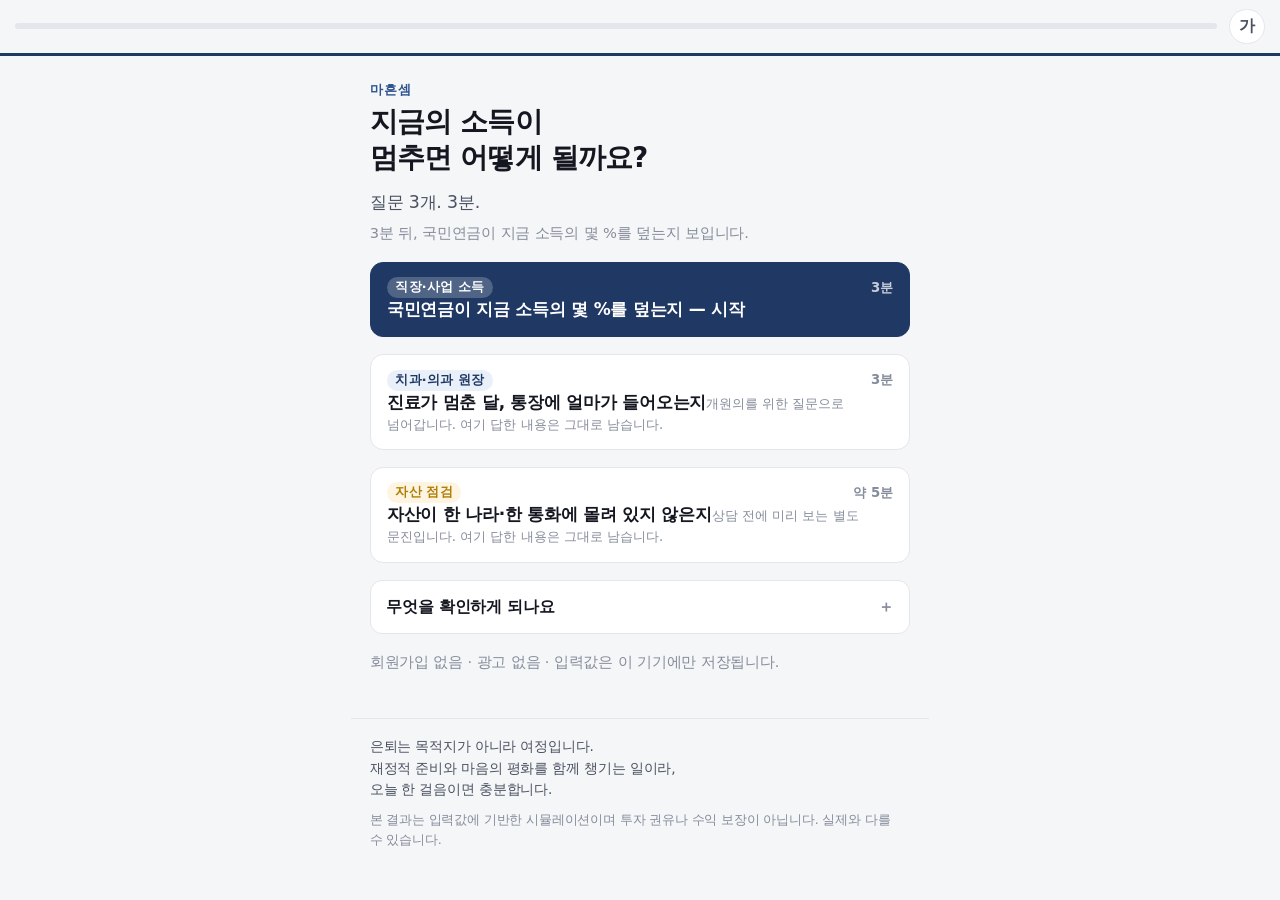
<file: index.html>
<!DOCTYPE html>
<html lang="ko">
<head>
<meta charset="utf-8">
<meta name="viewport" content="width=device-width, initial-scale=1, viewport-fit=cover">
<meta name="color-scheme" content="light">
<title>마흔셈 — 마흔의 은퇴 계산</title>
<meta name="description" content="은퇴 후 매달 얼마가 흘러야 하는지, 3분이면 당신의 숫자가 나옵니다.">

<link rel="manifest" href="manifest.json">
<meta name="theme-color" content="#f5f6f8">
<link rel="icon" type="image/png" sizes="192x192" href="icons/icon-192.png">
<link rel="apple-touch-icon" href="icons/icon-180.png">
<meta name="apple-mobile-web-app-capable" content="yes">
<meta name="apple-mobile-web-app-status-bar-style" content="default">
<meta name="apple-mobile-web-app-title" content="마흔셈">

<link rel="stylesheet" href="css/app.css?v=20260819T1401">
</head>
<body>

<header class="topbar" id="topbar">
  <button class="tb-back" id="btnBack" type="button" aria-label="이전으로">←</button>
  <div class="tb-progress" id="progress" role="progressbar" aria-label="진행" aria-valuemin="0" aria-valuemax="100" aria-valuenow="0">
    <i id="progressFill"></i>
  </div>
  
  <div class="tb-tools">
    <button class="tb-act" id="btnHome" type="button" aria-label="질문 목록으로" hidden>목록</button>
    <button class="tb-act" id="btnReset" type="button" aria-label="답변 초기화" hidden>초기화</button>
    <button class="tb-font" id="btnFont" type="button" aria-label="글자 크기 바꾸기">가</button>
  </div>
</header>

<main id="screen" class="screen" tabindex="-1"></main>

<div class="foot">
  
  
  <p class="foot-philosophy">은퇴는 목적지가 아니라 여정입니다.<br>재정적 준비와 마음의 평화를 함께 챙기는 일이라,<br>오늘 한 걸음이면 충분합니다.</p>
  <p class="foot-disclaimer">본 결과는 입력값에 기반한 시뮬레이션이며 투자 권유나 수익 보장이 아닙니다. 실제와 다를 수 있습니다.</p>
</div>

<script src="js/00-laws.gen.js?v=20260819T1401"></script>
<script src="js/01-engine.gen.js?v=20260819T1401"></script>
<script src="js/10-state.js?v=20260819T1401"></script>
<script src="js/15-calc.js?v=20260819T1401"></script>

<script src="js/30-qr.js?v=20260819T1401"></script>
<script src="content/predict-cards.js?v=20260819T1401"></script>
<script src="js/20-predict.js?v=20260819T1401"></script>
<script src="js/90-handoff.js?v=20260819T1401"></script>
<script src="js/91-link.js?v=20260819T1401"></script>
<script src="js/99-boot.js?v=20260819T1401"></script>
</body>
</html>
</file>
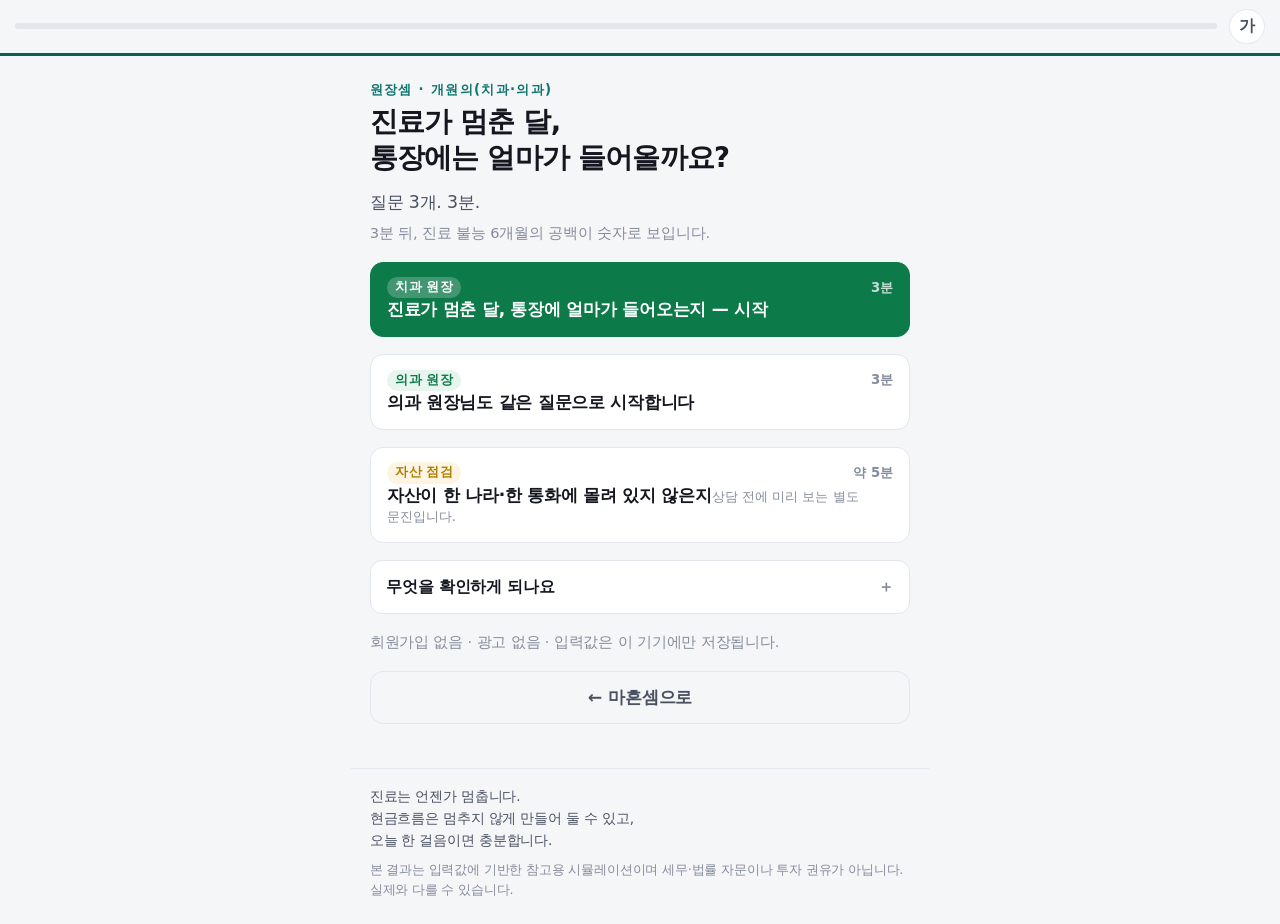
<file: dd/index.html>
<!DOCTYPE html>
<html lang="ko">
<head>
<meta charset="utf-8">
<meta name="viewport" content="width=device-width, initial-scale=1, viewport-fit=cover">
<meta name="color-scheme" content="light">
<title>원장셈 — 개원의 은퇴·리스크 셈</title>
<meta name="description" content="진료가 멈춘 달, 통장에는 얼마가 들어올까요? 3분이면 개원의(치과·의과) 원장님의 공백이 숫자로 나옵니다.">

<meta name="theme-color" content="#f5f6f8">
<link rel="icon" type="image/png" sizes="192x192" href="icons/icon-192.png">
<link rel="apple-touch-icon" href="icons/icon-180.png">

<link rel="stylesheet" href="css/app.css?v=20260819T1307">
</head>
<body>
<script>window.DD_EMBEDDED=1;</script>

<header class="topbar" id="topbar">
  <button class="tb-back" id="btnBack" type="button" aria-label="이전으로">←</button>
  <div class="tb-progress" id="progress" role="progressbar" aria-label="진행" aria-valuemin="0" aria-valuemax="100" aria-valuenow="0">
    <i id="progressFill"></i>
  </div>
  <div class="tb-tools">
    <button class="tb-act" id="btnHome" type="button" aria-label="질문 목록으로" hidden>목록</button>
    <button class="tb-act" id="btnReset" type="button" aria-label="답변 초기화" hidden>초기화</button>
    <button class="tb-font" id="btnFont" type="button" aria-label="글자 크기 바꾸기">가</button>
  </div>
</header>

<main id="screen" class="screen" tabindex="-1"></main>

<div class="foot">
  <p class="foot-philosophy">진료는 언젠가 멈춥니다.<br>현금흐름은 멈추지 않게 만들어 둘 수 있고,<br>오늘 한 걸음이면 충분합니다.</p>
  <p class="foot-disclaimer">본 결과는 입력값에 기반한 참고용 시뮬레이션이며 세무·법률 자문이나 투자 권유가 아닙니다. 실제와 다를 수 있습니다.</p>
</div>

<script src="js/00-laws.gen.js?v=20260819T1307"></script>
<script src="js/01-engine.gen.js?v=20260819T1307"></script>
<script src="js/02-med.gen.js?v=20260819T1307"></script>
<script src="js/10-state.js?v=20260819T1307"></script>
<script src="js/15-calc.js?v=20260819T1307"></script>
<script src="js/30-qr.js?v=20260819T1307"></script>
<script src="js/40-export.js?v=20260819T1307"></script>
<script src="content/dd-cards.js?v=20260819T1307"></script>
<script src="js/20-predict.js?v=20260819T1307"></script>
<script src="js/90-handoff.js?v=20260819T1307"></script>
<script src="js/91-link.js?v=20260819T1307"></script>
<script src="content/hnw-survey.js?v=20260819T1307"></script>
<script src="js/99-boot.js?v=20260819T1307"></script>
</body>
</html>
</file>
<file: css/app.css>
:root{
  
  --navy:#1f3864;  --navy-2:#2f5490;  --navy-soft:#eaf0f9;
  --gold:#b07d00;  --gold-soft:#fdf5e2;
  --ink:#14171f;   --ink-2:#4a5261;   --ink-3:#858c9b;
  --bg:#f5f6f8;    --panel:#ffffff;   --line:#e3e6ec;
  --good:#0d7a4a;  --good-soft:#e8f5ee;
  --warn:#b45309;  --warn-soft:#fdf1e3;

  --radius:16px;
  --tap:48px;                     

  
  --safe-area-inset-top:0px;
  --safe-area-inset-right:0px;
  --safe-area-inset-bottom:0px;
  --safe-area-inset-left:0px;

  --sa-top:max(env(safe-area-inset-top, 0px), var(--safe-area-inset-top));
  --sa-right:max(env(safe-area-inset-right, 0px), var(--safe-area-inset-right));
  --sa-bottom:max(env(safe-area-inset-bottom, 0px), var(--safe-area-inset-bottom));
  --sa-left:max(env(safe-area-inset-left, 0px), var(--safe-area-inset-left));

  --sans:-apple-system,BlinkMacSystemFont,"Apple SD Gothic Neo","Malgun Gothic",
         "Noto Sans KR",system-ui,sans-serif;
}

html{ font-size:17px; -webkit-text-size-adjust:100%; }
html.mh-font-lg{ font-size:19.125px; }   
html.mh-font-xl{ font-size:21.25px; }    

*{ box-sizing:border-box; }

body{
  margin:0; background:var(--bg); color:var(--ink);
  font-family:var(--sans); font-size:1rem; line-height:1.62;
  letter-spacing:-0.01em;
  word-break:keep-all; overflow-wrap:anywhere;   
  padding-bottom:var(--sa-bottom);
  -webkit-tap-highlight-color:transparent;
}

.topbar{
  position:sticky; top:0; z-index:20;
  display:flex; align-items:center; gap:.7rem;
  
  padding:calc(var(--sa-top) + .5rem) calc(var(--sa-right) + .9rem) .5rem calc(var(--sa-left) + .9rem);
  background:color-mix(in srgb, var(--bg) 92%, transparent);
  backdrop-filter:blur(12px);
  
  border-bottom:3px solid var(--navy);
}
.tb-back,.tb-font{
  flex:0 0 auto; width:2.1rem; height:2.1rem; min-width:2.1rem;
  display:grid; place-items:center; position:relative;
  border:1px solid var(--line); border-radius:50%;
  background:var(--panel); color:var(--ink-2);
  font-family:inherit; font-size:.95rem; font-weight:700; cursor:pointer;
}

.tb-back::before,.tb-font::before{
  content:""; position:absolute; left:50%; top:50%;
  width:var(--tap); height:var(--tap); transform:translate(-50%,-50%);
}
.tb-back[hidden]{ display:none; }

.tb-tools{ flex:0 0 auto; margin-left:auto; display:flex; align-items:center; gap:.45rem; }

.tb-act{
  flex:0 0 auto; min-height:2.1rem; padding:0 .62rem;
  display:inline-flex; align-items:center; position:relative;
  border:1px solid var(--line); border-radius:99px;
  background:var(--panel); color:var(--ink-2);
  font-family:inherit; font-size:.8rem; font-weight:700; line-height:1;
  white-space:nowrap; cursor:pointer;
}

.tb-act[hidden]{ display:none; }

.tb-act::before{
  content:""; position:absolute; left:0; top:50%;
  width:100%; height:var(--tap); transform:translateY(-50%);
}

.tb-progress{ flex:1 1 auto; min-width:0; height:.35rem; border-radius:99px; background:var(--line); overflow:hidden; }
.tb-progress i{ display:block; height:100%; width:0; border-radius:99px; background:var(--navy); transition:width .35s ease; }

.screen{
  max-width:34rem; margin:0 auto;
  padding:1.4rem calc(var(--sa-right) + 1.1rem) 1rem calc(var(--sa-left) + 1.1rem);
  outline:none;
}
.screen > * + *{ margin-top:1rem; }

.eyebrow::before{
  content:"마흔셈 · ";
  color:var(--navy); font-weight:800;
}
.eyebrow.self::before{ content:none; }
.eyebrow{
  margin:0; font-size:.78rem; font-weight:800; letter-spacing:.1em;
  color:var(--navy-2); text-transform:uppercase;
}
h1{ margin:.2rem 0 0; font-size:1.62rem; line-height:1.3; font-weight:800; letter-spacing:-0.028em; text-wrap:balance; }
h2{ margin:0; font-size:1.28rem; line-height:1.36; font-weight:750; letter-spacing:-0.022em; text-wrap:balance; }
p{ margin:0; color:var(--ink-2); }
.lead{ font-size:1.02rem; color:var(--ink-2); }
.muted{ color:var(--ink-3); font-size:.86rem; line-height:1.55; }

.lead, .muted, .basis, .foot-philosophy, .foot-disclaimer,
.rv-note, .reward, .choice .c-t, .sumrow .s-n, .clamp-note{ text-wrap:pretty; }

.field .clamp-note{ margin-top:.5rem; }

.card{
  background:var(--panel); border:1px solid var(--line);
  border-radius:var(--radius); padding:1.1rem 1rem;
}
.card.quiet{ background:transparent; border-style:dashed; }
.card > * + *{ margin-top:.7rem; }

.pick{
  display:block; width:100%; text-align:left;
  min-height:var(--tap); padding:min(.85rem, 15px) min(.95rem, 17px);
  background:var(--panel); border:1px solid var(--line); border-radius:13px;
  font-family:inherit; cursor:pointer;
  -webkit-tap-highlight-color:transparent;
}
.pick:active{ transform:translateY(1px); }

.pick + .pick{ margin-top:min(1rem, 17px); }

.pick.lead-pick{ background:var(--navy); border-color:var(--navy); }

.pick-top{ display:flex; align-items:center; justify-content:space-between; gap:.5rem; }
.pick-who{
  display:inline-block; padding:.12rem .5rem; border-radius:999px;
  font-size:.74rem; font-weight:800; letter-spacing:.02em;
  background:var(--navy-soft); color:var(--navy);
}
.pick-min{ font-size:.78rem; font-weight:700; color:var(--ink-3); white-space:nowrap; }

.pick-what{
  margin-top:min(.4rem, 7px); font-size:1.0rem; font-weight:750; line-height:1.4;
  color:var(--ink); letter-spacing:-0.015em; text-wrap:pretty;
}

.pick-keep{ margin-top:min(.3rem, 5.5px); font-size:.78rem; line-height:1.5; color:var(--ink-3); text-wrap:pretty; }
.pick.lead-pick .pick-who{ background:rgba(255,255,255,.22); color:#fff; }
.pick.lead-pick .pick-min{ color:rgba(255,255,255,.75); }
.pick.lead-pick .pick-what{ color:#fff; }
.pick.lead-pick .pick-keep{ color:rgba(255,255,255,.72); }

.pick.pick-gold .pick-who{ background:var(--gold-soft); color:var(--gold); }

.field label{
  display:flex; justify-content:space-between; align-items:baseline; gap:.7rem;
  font-size:.92rem; font-weight:700; color:var(--ink);
}
.field .out{
  font-variant-numeric:tabular-nums; font-weight:800; font-size:1.18rem;
  color:var(--navy); letter-spacing:-0.02em; white-space:nowrap;
  
  cursor:pointer; border-bottom:1px dashed color-mix(in srgb, var(--navy) 45%, transparent);
}
input[type=range]{
  -webkit-appearance:none; appearance:none;
  width:100%; height:var(--tap); margin:0; background:transparent; cursor:pointer;
}
input[type=range]::-webkit-slider-runnable-track{ height:.5rem; border-radius:99px; background:var(--line); }
input[type=range]::-moz-range-track{ height:.5rem; border-radius:99px; background:var(--line); }
input[type=range]::-webkit-slider-thumb{
  -webkit-appearance:none; appearance:none;
  width:1.85rem; height:1.85rem; margin-top:-.67rem; border-radius:50%;
  
  background:var(--navy); border:3px solid #fff; box-shadow:0 1px 5px rgba(31,56,100,.35);
}
input[type=range]::-moz-range-thumb{
  width:1.85rem; height:1.85rem; border-radius:50%;
  
  background:var(--navy); border:3px solid #fff; box-shadow:0 1px 5px rgba(31,56,100,.35);
}
input[type=range]:focus-visible::-webkit-slider-thumb{ outline:3px solid var(--gold); outline-offset:2px; }

.range-ends{ display:flex; justify-content:space-between; font-size:.76rem; color:var(--ink-3); margin:-.35rem calc(var(--tap) + .4rem) 0; }

.range-row{ display:flex; align-items:center; gap:.4rem; }
.range-row input[type=range]{ flex:1 1 0; min-width:0; }
.stp{
  flex:0 0 auto; width:var(--tap); min-height:var(--tap);
  border:1px solid var(--line); border-radius:12px; background:var(--panel);
  font-size:1.4rem; font-weight:700; line-height:1; color:var(--navy);
  cursor:pointer; touch-action:manipulation;
  
  user-select:none; -webkit-user-select:none;
  -webkit-touch-callout:none; -webkit-tap-highlight-color:transparent;
}
.stp:active{ background:var(--navy-soft); border-color:var(--navy); }
.out-edit{
  width:7ch; min-height:2.1rem; text-align:right;
  font-size:1.18rem; font-weight:800; color:var(--navy); font-variant-numeric:tabular-nums;
  border:1.5px solid var(--navy); border-radius:8px; padding:.1rem .45rem;
  background:var(--panel);
}

.btn{
  display:flex; align-items:center; justify-content:center; gap:.4rem;
  width:100%; min-height:var(--tap); padding:.8rem 1rem;
  border:0; border-radius:13px; cursor:pointer;
  font-family:inherit; font-size:1.02rem; font-weight:750; letter-spacing:-0.01em;
  background:var(--navy); color:#fff;
}
.btn:active{ transform:translateY(1px); }
.btn.ghost{ background:transparent; color:var(--ink-2); border:1px solid var(--line); }
.btn.gold{ background:var(--gold); }
.btn[disabled]{ opacity:.4; cursor:not-allowed; }

.screen > .btn-hint{ margin-top:.45rem; text-align:center; }

.reward{
  border-left:3px solid var(--navy); background:var(--navy-soft);
  border-radius:0 12px 12px 0; padding:.75rem .9rem;
  font-size:.95rem; color:var(--ink);
}
.reward b{ font-variant-numeric:tabular-nums; font-weight:800; letter-spacing:-0.02em; }

.reveal{
  background:linear-gradient(180deg, var(--gold-soft), var(--panel) 62%);
  border:1px solid color-mix(in srgb, var(--gold) 32%, var(--line));
  border-radius:var(--radius); padding:1.2rem 1rem;
  text-align:center;
}
.reveal .rv-label{ margin:0; font-size:.86rem; font-weight:700; color:var(--ink-2); }
.reveal .rv-value{
  margin:.3rem 0 0; font-size:2.5rem; line-height:1.1; font-weight:800;
  letter-spacing:-0.045em; color:var(--navy); font-variant-numeric:tabular-nums;
}
.reveal .rv-value small{ font-size:.42em; font-weight:750; letter-spacing:-0.01em; }
.reveal .rv-basis{ margin:.55rem 0 0; font-size:.82rem; color:var(--ink-3); line-height:1.5; }

.gapline{
  margin-top:.85rem; padding-top:.8rem; border-top:1px solid var(--line);
  display:grid; grid-template-columns:1fr auto 1fr; align-items:center; gap:.5rem;
  font-size:.86rem;
}
.gapline .g-k{ color:var(--ink-3); font-size:.76rem; display:block; }
.gapline .g-v{ font-weight:800; font-variant-numeric:tabular-nums; letter-spacing:-0.02em; font-size:1.02rem; }
.gapline .g-arrow{ color:var(--ink-3); font-size:1rem; }

.rv-note{
  margin:.85rem 0 0; padding:.1rem 0 .1rem .75rem;
  border-left:3px solid color-mix(in srgb, var(--gold) 55%, var(--line));
  font-size:.86rem; line-height:1.6; color:var(--ink-2); text-align:left;
}
.rv-note b{ color:var(--ink); font-weight:800; }

.mrow{ display:grid; grid-template-columns:1fr 1fr; gap:.55rem; align-items:stretch; }

.method{
  border:1px solid var(--line); border-radius:12px; padding:.65rem .7rem; background:var(--panel);
  display:flex; flex-direction:column; justify-content:space-between; gap:.15rem;
}
.method.on{ border-color:var(--navy); background:var(--navy-soft); }
.method .m-k{ font-size:.74rem; font-weight:700; color:var(--ink-3); }
.method .m-v{ font-size:1.24rem; font-weight:800; letter-spacing:-0.03em; color:var(--ink); font-variant-numeric:tabular-nums; }

.choices{ display:grid; gap:.55rem; }
.choice{
  display:grid; gap:.15rem; text-align:left;
  min-height:var(--tap); padding:.85rem .95rem;
  border:1px solid var(--line); border-radius:13px; background:var(--panel);
  font-family:inherit; color:var(--ink); cursor:pointer;
}
.choice.on{ border-color:var(--navy); background:var(--navy-soft); box-shadow:inset 0 0 0 1px var(--navy); }
.choice .c-t{ font-size:1rem; font-weight:700; line-height:1.4; }
.choice .c-n{ font-size:.78rem; color:var(--ink-3); }

.qlist{ display:grid; gap:.5rem; }
.qitem{
  display:flex; align-items:center; justify-content:space-between; gap:.6rem;
  min-height:var(--tap); padding:.8rem .95rem;
  border:1px solid var(--line); border-radius:13px; background:var(--panel);
  font-family:inherit; color:var(--ink); cursor:pointer; text-align:left;
}
.qitem .q-t{ font-size:1rem; font-weight:700; }
.qitem .q-m{ color:var(--good); font-weight:800; }
.qitem.done{ background:var(--good-soft); border-color:color-mix(in srgb, var(--good) 26%, var(--line)); }
.qitem.done .q-t{ color:var(--ink-2); }

.lever{
  display:flex; align-items:center; justify-content:space-between; gap:.7rem;
  flex-wrap:wrap;                 
  padding:.8rem .95rem; border:1px solid var(--line); border-radius:13px; background:var(--panel);
}
.lever .lv-l{ display:grid; gap:.1rem; min-width:0; }
.lever .q-t{ font-size:.95rem; font-weight:650; color:var(--ink-2); }
.lever .lv-why{ font-size:.78rem; color:var(--ink-3); line-height:1.5; }

.lever .lv-v{
  font-size:1.1rem; font-weight:800; letter-spacing:-0.02em; margin-left:auto;
  color:var(--navy); font-variant-numeric:tabular-nums; white-space:nowrap;
}

.sendlist{ display:grid; gap:.35rem; }
.senditem{
  display:flex; align-items:baseline; justify-content:space-between; gap:.7rem;
  font-size:.92rem; color:var(--ink-2);
  padding:.35rem 0; border-bottom:1px dashed var(--line);
}
.senditem:last-child{ border-bottom:0; }
.senditem b{ color:var(--ink); font-weight:800; font-variant-numeric:tabular-nums; white-space:nowrap; }
.jsonbox{
  width:100%; min-height:9rem; resize:vertical;
  font-family:ui-monospace,SFMono-Regular,Menlo,monospace; font-size:.72rem; line-height:1.5;
  padding:.7rem .8rem; border:1px solid var(--line); border-radius:12px;
  background:var(--panel); color:var(--ink-2);
}

.textin{
  width:100%; box-sizing:border-box; min-height:var(--tap);
  padding:.55rem .75rem; border:1px solid var(--line); border-radius:12px;
  background:var(--panel); color:var(--ink); font-size:1rem; font-weight:650;
}
.textin:focus{ outline:2px solid var(--navy); outline-offset:1px; }

.sumrow{ padding:.6rem 0; border-bottom:1px dashed var(--line); }
.sumrow:last-child{ border-bottom:0; }
.sumrow .s-k{ display:block; font-size:.82rem; font-weight:700; color:var(--ink-3); }
.sumrow .s-v{
  display:block; margin-top:.12rem; font-size:1.5rem; font-weight:800;
  letter-spacing:-0.035em; color:var(--navy); font-variant-numeric:tabular-nums;
}

.sumrow .s-txt{ font-size:1.08rem; letter-spacing:-0.015em; line-height:1.45; text-wrap:pretty; }
.sumrow .s-n{ display:block; margin-top:.15rem; font-size:.8rem; color:var(--ink-3); line-height:1.5; }

.qr-wrap{ display:flex; flex-direction:column; align-items:center; gap:.5rem; text-align:center; }
.qr-wrap svg{ width:auto; max-width:100%; height:auto; background:#fff; border-radius:10px; padding:8px; }

details.assump{ border:1px solid var(--line); border-radius:12px; background:var(--panel); overflow:hidden; }
details.assump > summary{
  list-style:none; cursor:pointer; padding:.8rem .9rem; min-height:var(--tap);
  display:flex; align-items:center; gap:.5rem;
  font-size:.92rem; font-weight:700; color:var(--ink);
}
details.assump > summary::-webkit-details-marker{ display:none; }
details.assump > summary::after{ content:"＋"; margin-left:auto; color:var(--ink-3); font-weight:700; }
details.assump[open] > summary::after{ content:"－"; }
details.assump[open] > summary{ border-bottom:1px solid var(--line); }
.assump-body{ padding:.9rem; }
.assump-body > * + *{ margin-top:1rem; }

.assump-list{ margin:0; padding:0; list-style:none; }
.assump-list li{ padding-left:.85rem; text-indent:-.85rem; }
.assump-list li + li{ margin-top:.35rem; }

.basis{
  font-size:.78rem; color:var(--ink-3); line-height:1.6;
  border-left:2px solid var(--line); padding-left:.7rem;
}
.basis b{ color:var(--ink-2); font-weight:700; }

.foot{
  max-width:34rem; margin:1.6rem auto 0;
  padding:1rem calc(var(--sa-right) + 1.1rem) calc(var(--sa-bottom) + 1.4rem) calc(var(--sa-left) + 1.1rem);
  border-top:1px solid var(--line);
}
.foot-philosophy{ margin:0; font-size:.8rem; color:var(--ink-2); line-height:1.6; }
.foot-disclaimer{ margin:.5rem 0 0; font-size:.74rem; color:var(--ink-3); line-height:1.6; }

@media (prefers-reduced-motion:no-preference){
  .screen > *{ animation:rise .34s cubic-bezier(.2,.7,.3,1) both; }
  .screen > *:nth-child(2){ animation-delay:.04s; }
  .screen > *:nth-child(3){ animation-delay:.08s; }
  .screen > *:nth-child(4){ animation-delay:.12s; }
  .reveal .rv-value{ animation:pop .5s cubic-bezier(.2,.9,.3,1) both; }
}
@keyframes rise{ from{ transform:translateY(9px); } to{ transform:none; } }
@keyframes pop{ from{ transform:scale(.92); } to{ transform:none; } }
</file>
<file: dd/css/app.css>
:root{
  
  --navy:#0f5f59;  --navy-2:#0f766e;  --navy-soft:#e6f2f0;
  --gold:#b07d00;  --gold-soft:#fdf5e2;
  --ink:#14171f;   --ink-2:#4a5261;   --ink-3:#858c9b;
  --bg:#f5f6f8;    --panel:#ffffff;   --line:#e3e6ec;
  --good:#0d7a4a;  --good-soft:#e8f5ee;
  --warn:#b45309;  --warn-soft:#fdf1e3;

  --radius:16px;
  --tap:48px;                     

  
  --safe-area-inset-top:0px;
  --safe-area-inset-right:0px;
  --safe-area-inset-bottom:0px;
  --safe-area-inset-left:0px;

  --sa-top:max(env(safe-area-inset-top, 0px), var(--safe-area-inset-top));
  --sa-right:max(env(safe-area-inset-right, 0px), var(--safe-area-inset-right));
  --sa-bottom:max(env(safe-area-inset-bottom, 0px), var(--safe-area-inset-bottom));
  --sa-left:max(env(safe-area-inset-left, 0px), var(--safe-area-inset-left));

  --sans:-apple-system,BlinkMacSystemFont,"Apple SD Gothic Neo","Malgun Gothic",
         "Noto Sans KR",system-ui,sans-serif;
}

html{ font-size:17px; -webkit-text-size-adjust:100%; }
html.mh-font-lg{ font-size:19.125px; }   
html.mh-font-xl{ font-size:21.25px; }    

*{ box-sizing:border-box; }

body{
  margin:0; background:var(--bg); color:var(--ink);
  font-family:var(--sans); font-size:1rem; line-height:1.62;
  letter-spacing:-0.01em;
  word-break:keep-all; overflow-wrap:anywhere;   
  padding-bottom:var(--sa-bottom);
  -webkit-tap-highlight-color:transparent;
}

.topbar{
  position:sticky; top:0; z-index:20;
  display:flex; align-items:center; gap:.7rem;
  
  padding:calc(var(--sa-top) + .5rem) calc(var(--sa-right) + .9rem) .5rem calc(var(--sa-left) + .9rem);
  background:color-mix(in srgb, var(--bg) 92%, transparent);
  backdrop-filter:blur(12px);
  
  border-bottom:3px solid var(--navy);
}
.tb-back,.tb-font{
  flex:0 0 auto; width:2.1rem; height:2.1rem; min-width:2.1rem;
  display:grid; place-items:center; position:relative;
  border:1px solid var(--line); border-radius:50%;
  background:var(--panel); color:var(--ink-2);
  font-family:inherit; font-size:.95rem; font-weight:700; cursor:pointer;
}

.tb-back::before,.tb-font::before{
  content:""; position:absolute; left:50%; top:50%;
  width:var(--tap); height:var(--tap); transform:translate(-50%,-50%);
}
.tb-back[hidden]{ display:none; }

.tb-tools{ flex:0 0 auto; margin-left:auto; display:flex; align-items:center; gap:.45rem; }

.tb-act{
  flex:0 0 auto; min-height:2.1rem; padding:0 .62rem;
  display:inline-flex; align-items:center; position:relative;
  border:1px solid var(--line); border-radius:99px;
  background:var(--panel); color:var(--ink-2);
  font-family:inherit; font-size:.8rem; font-weight:700; line-height:1;
  white-space:nowrap; cursor:pointer;
}

.tb-act[hidden]{ display:none; }

.tb-act::before{
  content:""; position:absolute; left:0; top:50%;
  width:100%; height:var(--tap); transform:translateY(-50%);
}

.tb-progress{ flex:1 1 auto; min-width:0; height:.35rem; border-radius:99px; background:var(--line); overflow:hidden; }
.tb-progress i{ display:block; height:100%; width:0; border-radius:99px; background:var(--navy); transition:width .35s ease; }

.screen{
  max-width:34rem; margin:0 auto;
  padding:1.4rem calc(var(--sa-right) + 1.1rem) 1rem calc(var(--sa-left) + 1.1rem);
  outline:none;
}
.screen > * + *{ margin-top:1rem; }

.eyebrow::before{
  content:"원장셈 · ";
  color:var(--navy); font-weight:800;
}
.eyebrow.self::before{ content:none; }
.eyebrow{
  margin:0; font-size:.78rem; font-weight:800; letter-spacing:.1em;
  color:var(--navy-2); text-transform:uppercase;
}
h1{ margin:.2rem 0 0; font-size:1.62rem; line-height:1.3; font-weight:800; letter-spacing:-0.028em; text-wrap:balance; }
h2{ margin:0; font-size:1.28rem; line-height:1.36; font-weight:750; letter-spacing:-0.022em; text-wrap:balance; }
p{ margin:0; color:var(--ink-2); }
.lead{ font-size:1.02rem; color:var(--ink-2); }
.muted{ color:var(--ink-3); font-size:.86rem; line-height:1.55; }

.lead, .muted, .basis, .foot-philosophy, .foot-disclaimer,
.rv-note, .reward, .choice .c-t, .sumrow .s-n, .clamp-note{ text-wrap:pretty; }

.field .clamp-note{ margin-top:.5rem; }

.card{
  background:var(--panel); border:1px solid var(--line);
  border-radius:var(--radius); padding:1.1rem 1rem;
}
.card.quiet{ background:transparent; border-style:dashed; }
.card > * + *{ margin-top:.7rem; }

.pick{
  display:block; width:100%; text-align:left;
  min-height:var(--tap); padding:min(.85rem, 15px) min(.95rem, 17px);
  background:var(--panel); border:1px solid var(--line); border-radius:13px;
  font-family:inherit; cursor:pointer;
  -webkit-tap-highlight-color:transparent;
}
.pick:active{ transform:translateY(1px); }

.pick + .pick{ margin-top:min(1rem, 17px); }
.pick.lead-pick{ background:var(--good); border-color:var(--good); }
.pick-top{ display:flex; align-items:center; justify-content:space-between; gap:.5rem; }
.pick-who{
  display:inline-block; padding:.12rem .5rem; border-radius:999px;
  font-size:.74rem; font-weight:800; letter-spacing:.02em;
  background:var(--good-soft); color:var(--good);
}
.pick-min{ font-size:.78rem; font-weight:700; color:var(--ink-3); white-space:nowrap; }
.pick-what{
  margin-top:min(.4rem, 7px); font-size:1.0rem; font-weight:750; line-height:1.4;
  color:var(--ink); letter-spacing:-0.015em; text-wrap:pretty;
}
.pick-keep{ margin-top:min(.3rem, 5.5px); font-size:.78rem; line-height:1.5; color:var(--ink-3); text-wrap:pretty; }
.pick.lead-pick .pick-who{ background:rgba(255,255,255,.22); color:#fff; }
.pick.lead-pick .pick-min{ color:rgba(255,255,255,.75); }
.pick.lead-pick .pick-what{ color:#fff; }
.pick.lead-pick .pick-keep{ color:rgba(255,255,255,.72); }

.pick.pick-gold .pick-who{ background:var(--gold-soft); color:var(--gold); }

.field label{
  display:flex; justify-content:space-between; align-items:baseline; gap:.7rem;
  font-size:.92rem; font-weight:700; color:var(--ink);
}
.field .out{
  font-variant-numeric:tabular-nums; font-weight:800; font-size:1.18rem;
  color:var(--navy); letter-spacing:-0.02em; white-space:nowrap;
  
  cursor:pointer; border-bottom:1px dashed color-mix(in srgb, var(--navy) 45%, transparent);
}
input[type=range]{
  -webkit-appearance:none; appearance:none;
  width:100%; height:var(--tap); margin:0; background:transparent; cursor:pointer;
}
input[type=range]::-webkit-slider-runnable-track{ height:.5rem; border-radius:99px; background:var(--line); }
input[type=range]::-moz-range-track{ height:.5rem; border-radius:99px; background:var(--line); }
input[type=range]::-webkit-slider-thumb{
  -webkit-appearance:none; appearance:none;
  width:1.85rem; height:1.85rem; margin-top:-.67rem; border-radius:50%;
  
  background:var(--navy); border:3px solid #fff; box-shadow:0 1px 5px rgba(15,95,89,.35);
}
input[type=range]::-moz-range-thumb{
  width:1.85rem; height:1.85rem; border-radius:50%;
  
  background:var(--navy); border:3px solid #fff; box-shadow:0 1px 5px rgba(15,95,89,.35);
}
input[type=range]:focus-visible::-webkit-slider-thumb{ outline:3px solid var(--gold); outline-offset:2px; }

.range-ends{ display:flex; justify-content:space-between; font-size:.76rem; color:var(--ink-3); margin:-.35rem calc(var(--tap) + .4rem) 0; }

.range-row{ display:flex; align-items:center; gap:.4rem; }
.range-row input[type=range]{ flex:1 1 0; min-width:0; }
.stp{
  flex:0 0 auto; width:var(--tap); min-height:var(--tap);
  border:1px solid var(--line); border-radius:12px; background:var(--panel);
  font-size:1.4rem; font-weight:700; line-height:1; color:var(--navy);
  cursor:pointer; touch-action:manipulation;
  
  user-select:none; -webkit-user-select:none;
  -webkit-touch-callout:none; -webkit-tap-highlight-color:transparent;
}
.stp:active{ background:var(--navy-soft); border-color:var(--navy); }
.out-edit{
  width:7ch; min-height:2.1rem; text-align:right;
  font-size:1.18rem; font-weight:800; color:var(--navy); font-variant-numeric:tabular-nums;
  border:1.5px solid var(--navy); border-radius:8px; padding:.1rem .45rem;
  background:var(--panel);
}

.btn{
  display:flex; align-items:center; justify-content:center; gap:.4rem;
  width:100%; min-height:var(--tap); padding:.8rem 1rem;
  border:0; border-radius:13px; cursor:pointer;
  font-family:inherit; font-size:1.02rem; font-weight:750; letter-spacing:-0.01em;
  background:var(--navy); color:#fff;
}
.btn:active{ transform:translateY(1px); }
.btn.ghost{ background:transparent; color:var(--ink-2); border:1px solid var(--line); }
.btn.gold{ background:var(--gold); }
.btn[disabled]{ opacity:.4; cursor:not-allowed; }

.screen > .btn-hint{ margin-top:.45rem; text-align:center; }

.reward{
  border-left:3px solid var(--navy); background:var(--navy-soft);
  border-radius:0 12px 12px 0; padding:.75rem .9rem;
  font-size:.95rem; color:var(--ink);
}
.reward b{ font-variant-numeric:tabular-nums; font-weight:800; letter-spacing:-0.02em; }

.reveal{
  background:linear-gradient(180deg, var(--gold-soft), var(--panel) 62%);
  border:1px solid color-mix(in srgb, var(--gold) 32%, var(--line));
  border-radius:var(--radius); padding:1.2rem 1rem;
  text-align:center;
}
.reveal .rv-label{ margin:0; font-size:.86rem; font-weight:700; color:var(--ink-2); }
.reveal .rv-value{
  margin:.3rem 0 0; font-size:2.5rem; line-height:1.1; font-weight:800;
  letter-spacing:-0.045em; color:var(--navy); font-variant-numeric:tabular-nums;
}
.reveal .rv-value small{ font-size:.42em; font-weight:750; letter-spacing:-0.01em; }
.reveal .rv-basis{ margin:.55rem 0 0; font-size:.82rem; color:var(--ink-3); line-height:1.5; }

.gapline{
  margin-top:.85rem; padding-top:.8rem; border-top:1px solid var(--line);
  display:grid; grid-template-columns:1fr auto 1fr; align-items:center; gap:.5rem;
  font-size:.86rem;
}
.gapline .g-k{ color:var(--ink-3); font-size:.76rem; display:block; }
.gapline .g-v{ font-weight:800; font-variant-numeric:tabular-nums; letter-spacing:-0.02em; font-size:1.02rem; }
.gapline .g-arrow{ color:var(--ink-3); font-size:1rem; }

.rv-note{
  margin:.85rem 0 0; padding:.1rem 0 .1rem .75rem;
  border-left:3px solid color-mix(in srgb, var(--gold) 55%, var(--line));
  font-size:.86rem; line-height:1.6; color:var(--ink-2); text-align:left;
}
.rv-note b{ color:var(--ink); font-weight:800; }

.mrow{ display:grid; grid-template-columns:1fr 1fr; gap:.55rem; align-items:stretch; }

.method{
  border:1px solid var(--line); border-radius:12px; padding:.65rem .7rem; background:var(--panel);
  display:flex; flex-direction:column; justify-content:space-between; gap:.15rem;
}
.method.on{ border-color:var(--navy); background:var(--navy-soft); }
.method .m-k{ font-size:.74rem; font-weight:700; color:var(--ink-3); }
.method .m-v{ font-size:1.24rem; font-weight:800; letter-spacing:-0.03em; color:var(--ink); font-variant-numeric:tabular-nums; }

.choices{ display:grid; gap:.55rem; }
.choice{
  display:grid; gap:.15rem; text-align:left;
  min-height:var(--tap); padding:.85rem .95rem;
  border:1px solid var(--line); border-radius:13px; background:var(--panel);
  font-family:inherit; color:var(--ink); cursor:pointer;
}
.choice.on{ border-color:var(--navy); background:var(--navy-soft); box-shadow:inset 0 0 0 1px var(--navy); }
.choice .c-t{ font-size:1rem; font-weight:700; line-height:1.4; }
.choice .c-n{ font-size:.78rem; color:var(--ink-3); }

.qlist{ display:grid; gap:.5rem; }
.qitem{
  display:flex; align-items:center; justify-content:space-between; gap:.6rem;
  min-height:var(--tap); padding:.8rem .95rem;
  border:1px solid var(--line); border-radius:13px; background:var(--panel);
  font-family:inherit; color:var(--ink); cursor:pointer; text-align:left;
}
.qitem .q-t{ font-size:1rem; font-weight:700; }
.qitem .q-m{ color:var(--good); font-weight:800; }
.qitem.done{ background:var(--good-soft); border-color:color-mix(in srgb, var(--good) 26%, var(--line)); }
.qitem.done .q-t{ color:var(--ink-2); }

.lever{
  display:flex; align-items:center; justify-content:space-between; gap:.7rem;
  flex-wrap:wrap;                 
  padding:.8rem .95rem; border:1px solid var(--line); border-radius:13px; background:var(--panel);
}
.lever .lv-l{ display:grid; gap:.1rem; min-width:0; }
.lever .q-t{ font-size:.95rem; font-weight:650; color:var(--ink-2); }
.lever .lv-why{ font-size:.78rem; color:var(--ink-3); line-height:1.5; }

.lever .lv-v{
  font-size:1.1rem; font-weight:800; letter-spacing:-0.02em; margin-left:auto;
  color:var(--navy); font-variant-numeric:tabular-nums; white-space:nowrap;
}

.sendlist{ display:grid; gap:.35rem; }
.senditem{
  display:flex; align-items:baseline; justify-content:space-between; gap:.7rem;
  font-size:.92rem; color:var(--ink-2);
  padding:.35rem 0; border-bottom:1px dashed var(--line);
}
.senditem:last-child{ border-bottom:0; }
.senditem b{ color:var(--ink); font-weight:800; font-variant-numeric:tabular-nums; white-space:nowrap; }
.jsonbox{
  width:100%; min-height:9rem; resize:vertical;
  font-family:ui-monospace,SFMono-Regular,Menlo,monospace; font-size:.72rem; line-height:1.5;
  padding:.7rem .8rem; border:1px solid var(--line); border-radius:12px;
  background:var(--panel); color:var(--ink-2);
}

.textin{
  width:100%; box-sizing:border-box; min-height:var(--tap);
  padding:.55rem .75rem; border:1px solid var(--line); border-radius:12px;
  background:var(--panel); color:var(--ink); font-size:1rem; font-weight:650;
}
.textin:focus{ outline:2px solid var(--navy); outline-offset:1px; }

.sumrow{ padding:.6rem 0; border-bottom:1px dashed var(--line); }
.sumrow:last-child{ border-bottom:0; }
.sumrow .s-k{ display:block; font-size:.82rem; font-weight:700; color:var(--ink-3); }
.sumrow .s-v{
  display:block; margin-top:.12rem; font-size:1.5rem; font-weight:800;
  letter-spacing:-0.035em; color:var(--navy); font-variant-numeric:tabular-nums;
}

.sumrow .s-txt{ font-size:1.08rem; letter-spacing:-0.015em; line-height:1.45; text-wrap:pretty; }
.sumrow .s-n{ display:block; margin-top:.15rem; font-size:.8rem; color:var(--ink-3); line-height:1.5; }

.qr-wrap{ display:flex; flex-direction:column; align-items:center; gap:.5rem; text-align:center; }
.qr-wrap svg{ width:auto; max-width:100%; height:auto; background:#fff; border-radius:10px; padding:8px; }

.save-preview{
  display:block; width:100%; height:auto;
  border:1px solid var(--line); border-radius:var(--radius);
  background:var(--panel);
}

details.assump{ border:1px solid var(--line); border-radius:12px; background:var(--panel); overflow:hidden; }
details.assump > summary{
  list-style:none; cursor:pointer; padding:.8rem .9rem; min-height:var(--tap);
  display:flex; align-items:center; gap:.5rem;
  font-size:.92rem; font-weight:700; color:var(--ink);
}
details.assump > summary::-webkit-details-marker{ display:none; }
details.assump > summary::after{ content:"＋"; margin-left:auto; color:var(--ink-3); font-weight:700; }
details.assump[open] > summary::after{ content:"－"; }
details.assump[open] > summary{ border-bottom:1px solid var(--line); }
.assump-body{ padding:.9rem; }
.assump-body > * + *{ margin-top:1rem; }

.assump-list{ margin:0; padding:0; list-style:none; }
.assump-list li{ padding-left:.85rem; text-indent:-.85rem; }
.assump-list li + li{ margin-top:.35rem; }

.basis{
  font-size:.78rem; color:var(--ink-3); line-height:1.6;
  border-left:2px solid var(--line); padding-left:.7rem;
}
.basis b{ color:var(--ink-2); font-weight:700; }

.foot{
  max-width:34rem; margin:1.6rem auto 0;
  padding:1rem calc(var(--sa-right) + 1.1rem) calc(var(--sa-bottom) + 1.4rem) calc(var(--sa-left) + 1.1rem);
  border-top:1px solid var(--line);
}
.foot-philosophy{ margin:0; font-size:.8rem; color:var(--ink-2); line-height:1.6; }
.foot-disclaimer{ margin:.5rem 0 0; font-size:.74rem; color:var(--ink-3); line-height:1.6; }

@media (prefers-reduced-motion:no-preference){
  .screen > *{ animation:rise .34s cubic-bezier(.2,.7,.3,1) both; }
  .screen > *:nth-child(2){ animation-delay:.04s; }
  .screen > *:nth-child(3){ animation-delay:.08s; }
  .screen > *:nth-child(4){ animation-delay:.12s; }
  .reveal .rv-value{ animation:pop .5s cubic-bezier(.2,.9,.3,1) both; }
}
@keyframes rise{ from{ transform:translateY(9px); } to{ transform:none; } }
@keyframes pop{ from{ transform:scale(.92); } to{ transform:none; } }
</file>
